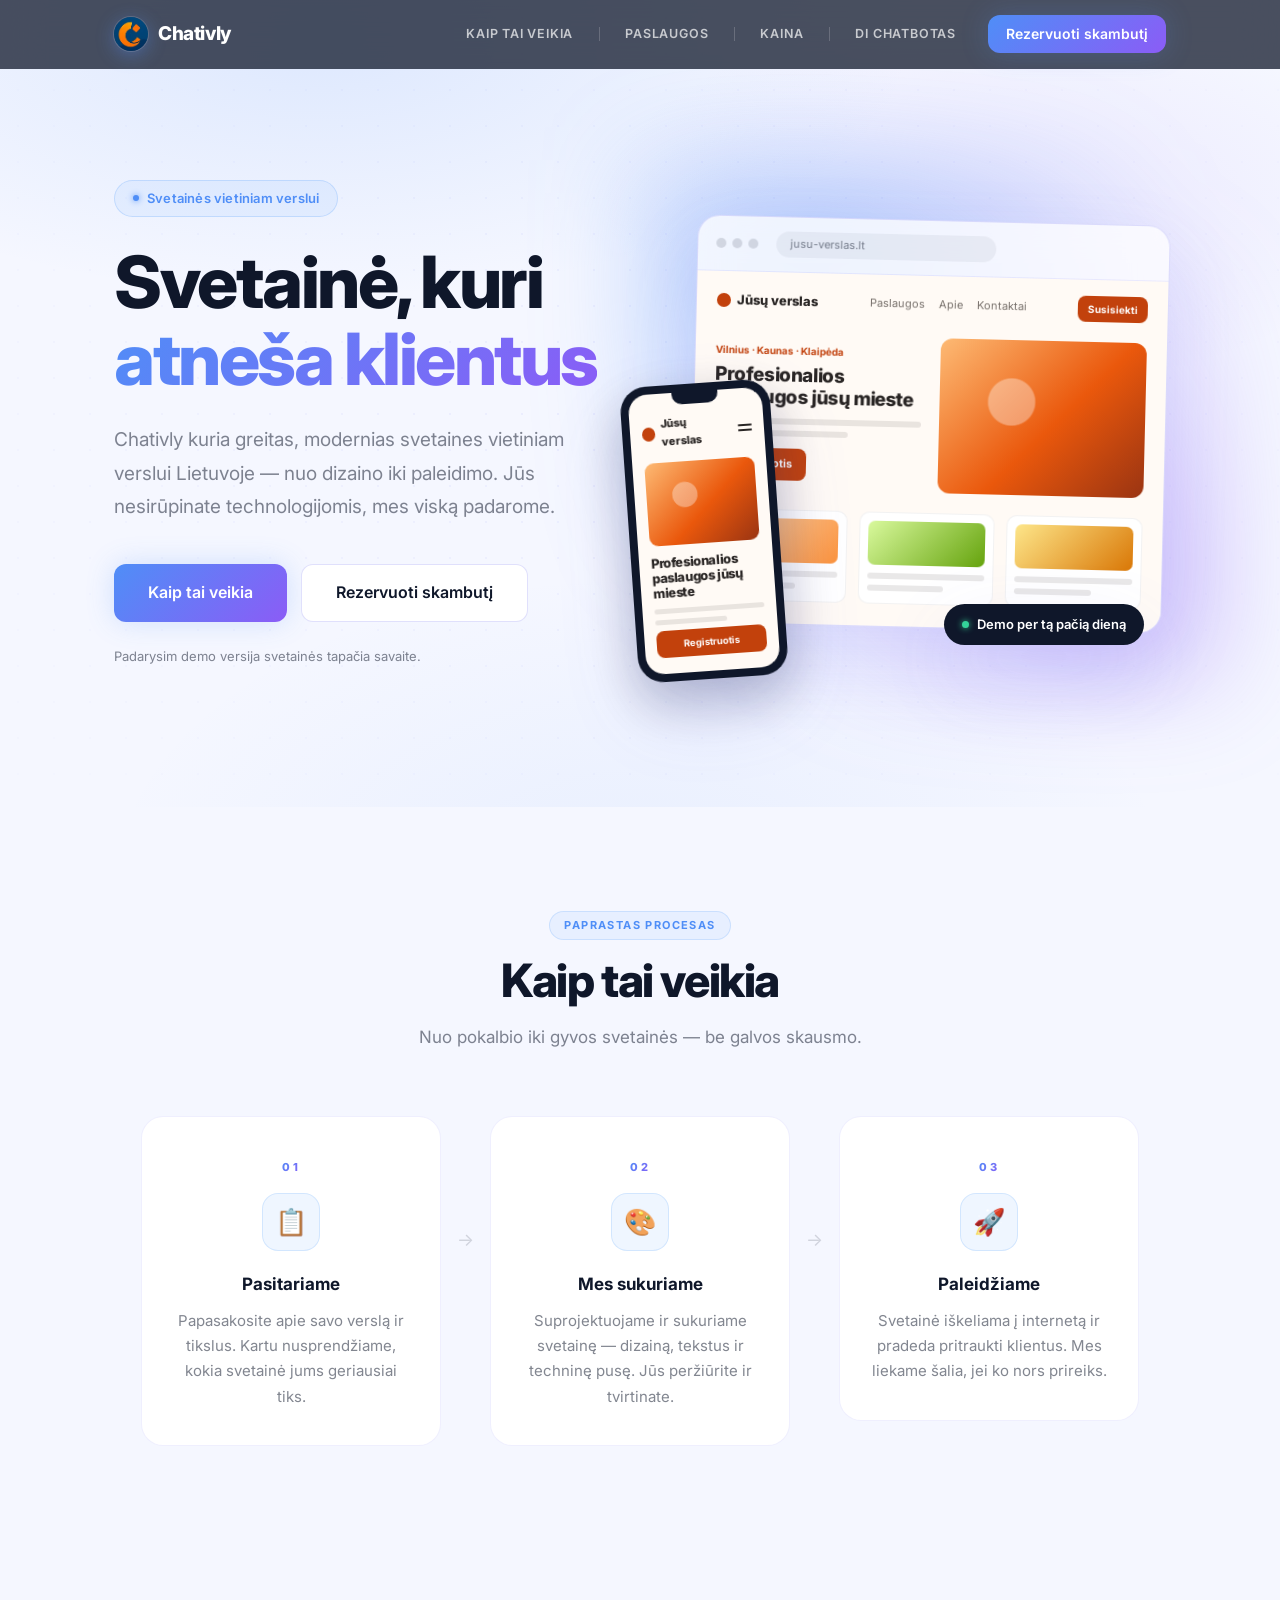
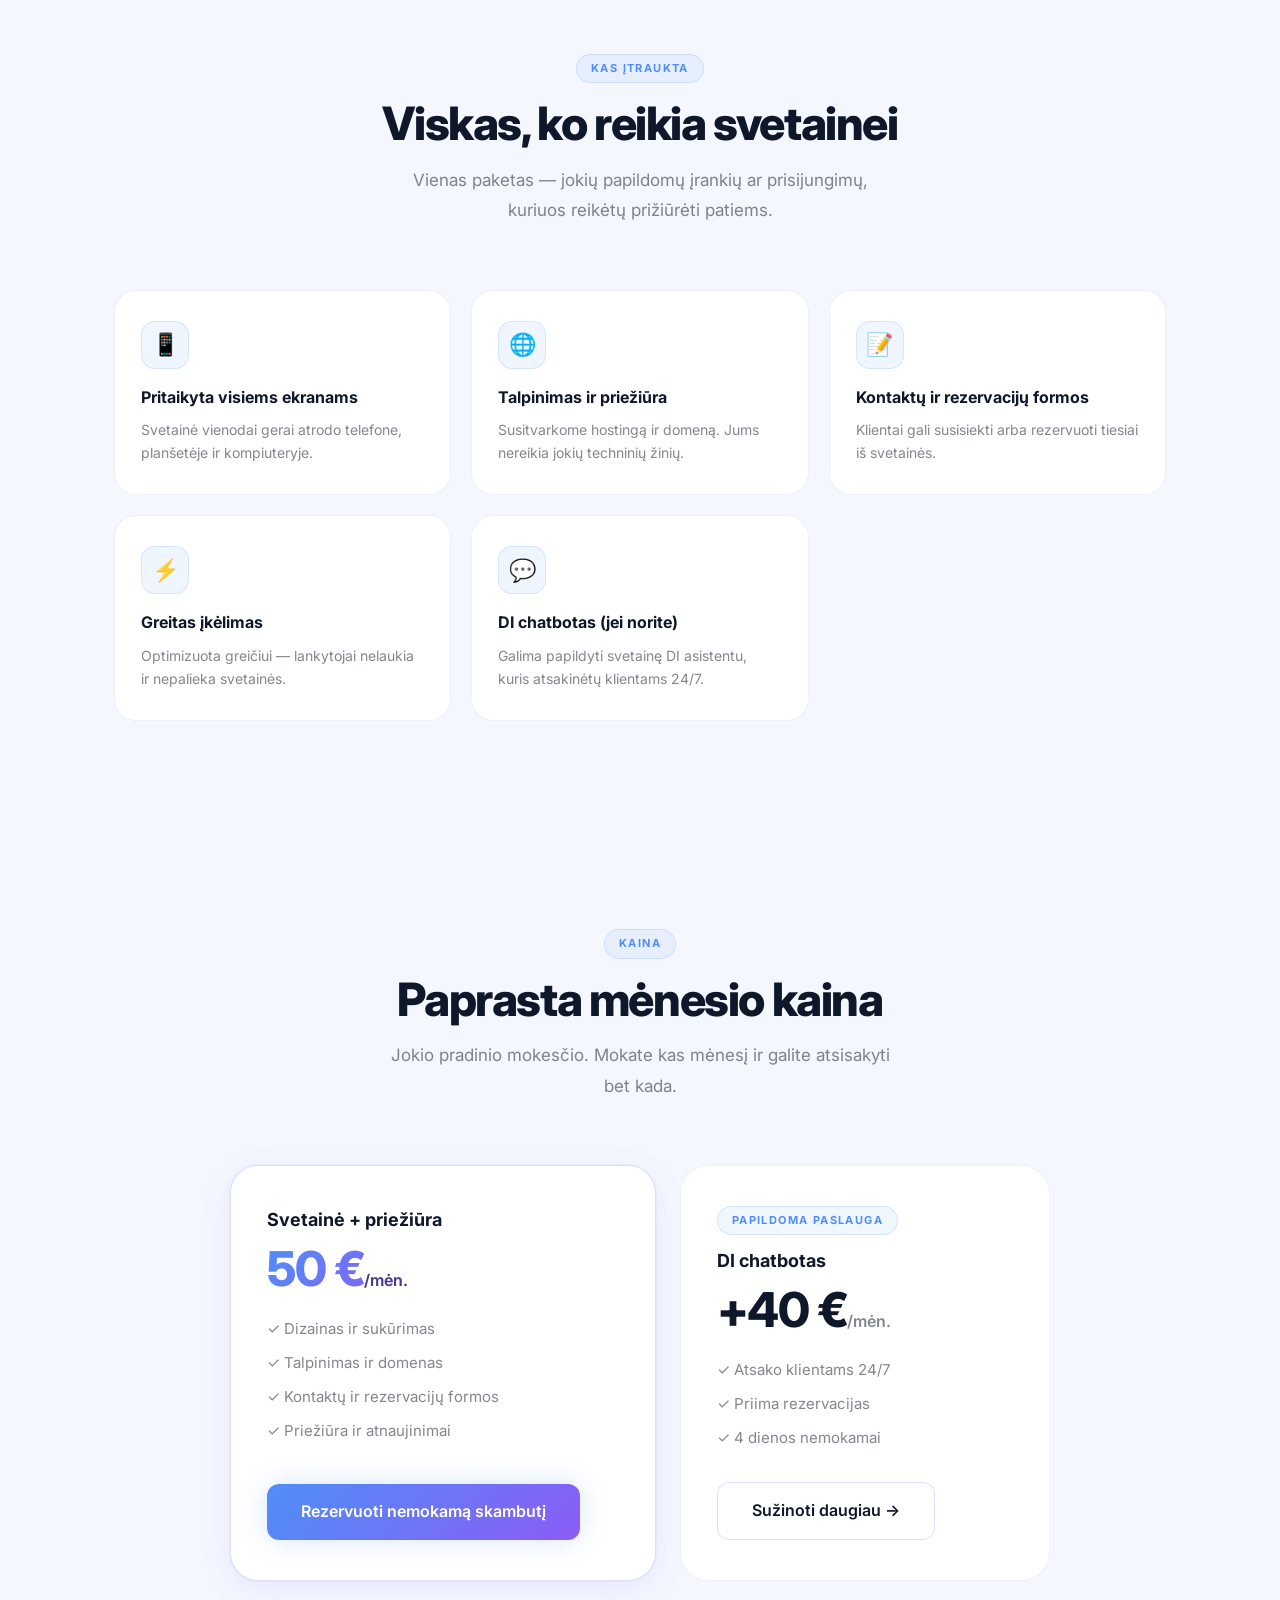
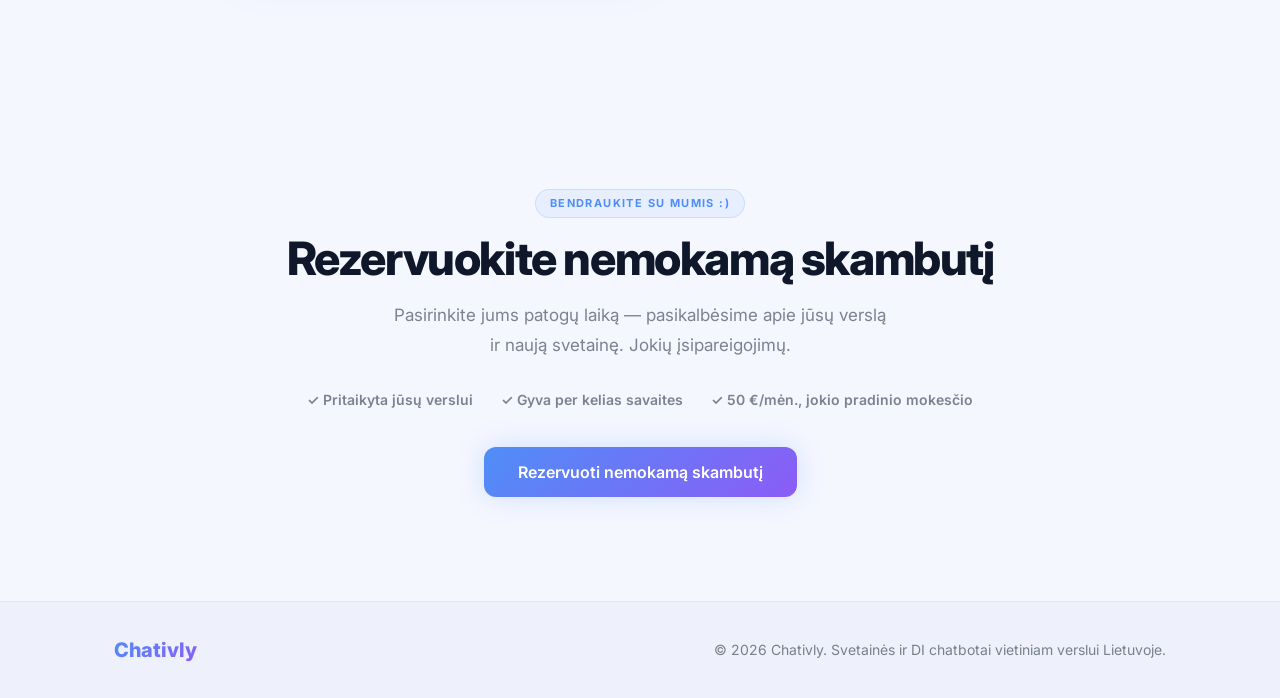
<file: index.html>
<!DOCTYPE html>
<html lang="lt">
<head>
    <meta charset="UTF-8">
    <meta name="viewport" content="width=device-width, initial-scale=1.0">
    <title>Chativly — Svetainės Vietiniam Verslui</title>
    <meta name="description" content="Chativly kuria greitas, modernias svetaines vietiniam verslui Lietuvoje. Norint — prie svetainės galime pridėti ir DI chatbotą, kuris atsako klientams 24/7.">
    <link rel="icon" type="image/png" href="logofavicon.png">
    <link rel="preconnect" href="https://fonts.googleapis.com">
    <link rel="preconnect" href="https://fonts.gstatic.com" crossorigin>
    <link href="https://fonts.googleapis.com/css2?family=Inter:wght@400;500;600;700;800&display=swap" rel="stylesheet">
    <link rel="stylesheet" href="css/style.css?v=17">
    <link href="https://assets.calendly.com/assets/external/widget.css" rel="stylesheet">
    <script src="https://assets.calendly.com/assets/external/widget.js" async></script>
</head>
<body>

    <!-- Navigation -->
    <nav class="nav" id="nav">
        <div class="container nav__inner">
            <a href="index.html" class="nav__logo">
                <img src="logofavicon.png" alt="Chativly" class="nav__logo-badge">
                <span class="nav__logo-text">Chativly</span>
            </a>
            <button class="nav__toggle" id="navToggle" aria-label="Atidaryti meniu">
                <span></span><span></span><span></span>
            </button>
            <ul class="nav__links" id="navLinks">
                <li><a href="#how-it-works">Kaip tai veikia</a></li>
                <li><a href="#services">Paslaugos</a></li>
                <li><a href="#pricing">Kaina</a></li>
                <li><a href="chatbot.html">DI Chatbotas</a></li>
                <li class="nav__cta"><a href="#contact" class="btn btn--primary btn--sm">Rezervuoti skambutį</a></li>
            </ul>
        </div>
    </nav>

    <!-- Hero -->
    <section class="hero hero--split" id="hero">
        <div class="hero__bg"></div>
        <div class="container hero__inner">
            <div class="hero__content">
                <div class="hero__badge">
                    <span class="hero__badge-dot"></span>
                    Svetainės vietiniam verslui
                </div>
                <h1 class="hero__title">Svetainė, kuri<br><span class="gradient-text">atneša klientus</span></h1>
                <p class="hero__subtitle">Chativly kuria greitas, modernias svetaines vietiniam verslui Lietuvoje — nuo dizaino iki paleidimo. Jūs nesirūpinate technologijomis, mes viską padarome.</p>
                <div class="hero__ctas">
                    <a href="#how-it-works" class="btn btn--primary btn--lg">Kaip tai veikia</a>
                    <a href="#contact" class="btn btn--outline btn--lg">Rezervuoti skambutį</a>
                </div>
                <p class="hero__note">Padarysim demo versija svetainės tapačia savaite.</p>
            </div>
            <div class="hero__visual" aria-hidden="true">
                <div class="hero__mock-glow"></div>
                <div class="hero__mock">
                    <div class="hero__mock-bar">
                        <span></span><span></span><span></span>
                        <div class="hero__mock-url">jusu-verslas.lt</div>
                    </div>
                    <div class="site-mock">
                        <div class="site-mock__nav">
                            <div class="site-mock__logo"><i></i>Jūsų verslas</div>
                            <div class="site-mock__links"><span>Paslaugos</span><span>Apie</span><span>Kontaktai</span></div>
                            <div class="site-mock__btn site-mock__btn--sm">Susisiekti</div>
                        </div>
                        <div class="site-mock__hero">
                            <div class="site-mock__hero-text">
                                <div class="site-mock__tag">Vilnius · Kaunas · Klaipėda</div>
                                <div class="site-mock__title">Profesionalios paslaugos jūsų mieste</div>
                                <div class="site-mock__line"></div>
                                <div class="site-mock__line site-mock__line--short"></div>
                                <div class="site-mock__btn">Registruotis</div>
                            </div>
                            <div class="site-mock__img"></div>
                        </div>
                        <div class="site-mock__cards">
                            <div class="site-mock__card"><div class="site-mock__card-img"></div><div class="site-mock__line"></div><div class="site-mock__line site-mock__line--short"></div></div>
                            <div class="site-mock__card"><div class="site-mock__card-img site-mock__card-img--2"></div><div class="site-mock__line"></div><div class="site-mock__line site-mock__line--short"></div></div>
                            <div class="site-mock__card"><div class="site-mock__card-img site-mock__card-img--3"></div><div class="site-mock__line"></div><div class="site-mock__line site-mock__line--short"></div></div>
                        </div>
                    </div>
                </div>
                <div class="hero__phone">
                    <div class="hero__phone-notch"></div>
                    <div class="site-mock site-mock--phone">
                        <div class="site-mock__nav">
                            <div class="site-mock__logo"><i></i>Jūsų verslas</div>
                            <div class="site-mock__burger"><span></span><span></span></div>
                        </div>
                        <div class="site-mock__img"></div>
                        <div class="site-mock__title">Profesionalios paslaugos jūsų mieste</div>
                        <div class="site-mock__line"></div>
                        <div class="site-mock__line site-mock__line--short"></div>
                        <div class="site-mock__btn">Registruotis</div>
                    </div>
                </div>
                <div class="hero__floating-chip"><span class="hero__floating-dot"></span>Demo per tą pačią dieną</div>
            </div>
        </div>
    </section>

    <!-- How It Works -->
    <section class="section" id="how-it-works">
        <div class="container">
            <div class="section__header">
                <span class="section__tag">Paprastas procesas</span>
                <h2 class="section__title">Kaip tai veikia</h2>
                <p class="section__subtitle">Nuo pokalbio iki gyvos svetainės — be galvos skausmo.</p>
            </div>
            <div class="steps">
                <div class="step">
                    <div class="step__number">01</div>
                    <div class="step__icon">📋</div>
                    <h3 class="step__title">Pasitariame</h3>
                    <p class="step__desc">Papasakosite apie savo verslą ir tikslus. Kartu nusprendžiame, kokia svetainė jums geriausiai tiks.</p>
                </div>
                <div class="step__arrow">→</div>
                <div class="step">
                    <div class="step__number">02</div>
                    <div class="step__icon">🎨</div>
                    <h3 class="step__title">Mes sukuriame</h3>
                    <p class="step__desc">Suprojektuojame ir sukuriame svetainę — dizainą, tekstus ir techninę pusę. Jūs peržiūrite ir tvirtinate.</p>
                </div>
                <div class="step__arrow">→</div>
                <div class="step">
                    <div class="step__number">03</div>
                    <div class="step__icon">🚀</div>
                    <h3 class="step__title">Paleidžiame</h3>
                    <p class="step__desc">Svetainė iškeliama į internetą ir pradeda pritraukti klientus. Mes liekame šalia, jei ko nors prireiks.</p>
                </div>
            </div>
        </div>
    </section>

    <!-- Services -->
    <section class="section" id="services">
        <div class="container">
            <div class="section__header">
                <span class="section__tag">Kas įtraukta</span>
                <h2 class="section__title">Viskas, ko reikia svetainei</h2>
                <p class="section__subtitle">Vienas paketas — jokių papildomų įrankių ar prisijungimų, kuriuos reikėtų prižiūrėti patiems.</p>
            </div>
            <div class="features">
                <div class="feature">
                    <div class="feature__icon">📱</div>
                    <h3 class="feature__title">Pritaikyta visiems ekranams</h3>
                    <p class="feature__desc">Svetainė vienodai gerai atrodo telefone, planšetėje ir kompiuteryje.</p>
                </div>
                <div class="feature">
                    <div class="feature__icon">🌐</div>
                    <h3 class="feature__title">Talpinimas ir priežiūra</h3>
                    <p class="feature__desc">Susitvarkome hostingą ir domeną. Jums nereikia jokių techninių žinių.</p>
                </div>
                <div class="feature">
                    <div class="feature__icon">📝</div>
                    <h3 class="feature__title">Kontaktų ir rezervacijų formos</h3>
                    <p class="feature__desc">Klientai gali susisiekti arba rezervuoti tiesiai iš svetainės.</p>
                </div>
                <div class="feature">
                    <div class="feature__icon">⚡</div>
                    <h3 class="feature__title">Greitas įkėlimas</h3>
                    <p class="feature__desc">Optimizuota greičiui — lankytojai nelaukia ir nepalieka svetainės.</p>
                </div>
                <div class="feature">
                    <div class="feature__icon">💬</div>
                    <h3 class="feature__title">DI chatbotas (jei norite)</h3>
                    <p class="feature__desc">Galima papildyti svetainę DI asistentu, kuris atsakinėtų klientams 24/7.</p>
                </div>
            </div>
        </div>
    </section>

    <!-- Pricing -->
    <section class="section" id="pricing">
        <div class="container">
            <div class="section__header">
                <span class="section__tag">Kaina</span>
                <h2 class="section__title">Paprasta mėnesio kaina</h2>
                <p class="section__subtitle">Jokio pradinio mokesčio. Mokate kas mėnesį ir galite atsisakyti bet kada.</p>
            </div>
            <div class="pricing">
                <div class="price-card price-card--main">
                    <h3 class="price-card__name">Svetainė + priežiūra</h3>
                    <div class="price-card__price">50 €<span>/mėn.</span></div>
                    <ul class="price-card__list">
                        <li>✓ Dizainas ir sukūrimas</li>
                        <li>✓ Talpinimas ir domenas</li>
                        <li>✓ Kontaktų ir rezervacijų formos</li>
                        <li>✓ Priežiūra ir atnaujinimai</li>
                    </ul>
                    <a href="#contact" class="btn btn--primary btn--lg">Rezervuoti nemokamą skambutį</a>
                </div>
                <div class="price-card">
                    <span class="section__tag">Papildoma paslauga</span>
                    <h3 class="price-card__name">DI chatbotas</h3>
                    <div class="price-card__price">+40 €<span>/mėn.</span></div>
                    <ul class="price-card__list">
                        <li>✓ Atsako klientams 24/7</li>
                        <li>✓ Priima rezervacijas</li>
                        <li>✓ 4 dienos nemokamai</li>
                    </ul>
                    <a href="chatbot.html" class="btn btn--outline btn--lg">Sužinoti daugiau →</a>
                </div>
            </div>
        </div>
    </section>

    <!-- Contact -->
    <section class="section" id="contact">
        <div class="container">
            <div class="section__header">
                <span class="section__tag">Bendraukite su mumis :)</span>
                <h2 class="section__title">Rezervuokite nemokamą skambutį</h2>
                <p class="section__subtitle">Pasirinkite jums patogų laiką — pasikalbėsime apie jūsų verslą ir naują svetainę. Jokių įsipareigojimų.</p>
            </div>
            <div class="contact__features">
                <span>✓ Pritaikyta jūsų verslui</span>
                <span>✓ Gyva per kelias savaites</span>
                <span>✓ 50 €/mėn., jokio pradinio mokesčio</span>
            </div>
            <div class="calendly-cta" style="display:flex;justify-content:center;">
                <button class="btn btn--primary btn--lg" onclick="if(typeof Calendly!=='undefined'){Calendly.initPopupWidget({url:'https://calendly.com/zygimantaspode'});}else{window.open('https://calendly.com/zygimantaspode','_blank');}return false;">
                    Rezervuoti nemokamą skambutį
                </button>
            </div>
        </div>
    </section>

    <!-- Footer -->
    <footer class="footer">
        <div class="container footer__inner">
            <a href="index.html" class="footer__logo">Chativly</a>
            <p class="footer__copy">© 2026 Chativly. Svetainės ir DI chatbotai vietiniam verslui Lietuvoje.</p>
        </div>
    </footer>

    <script src="js/main.js?v=9"></script>
</body>
</html>
</file>
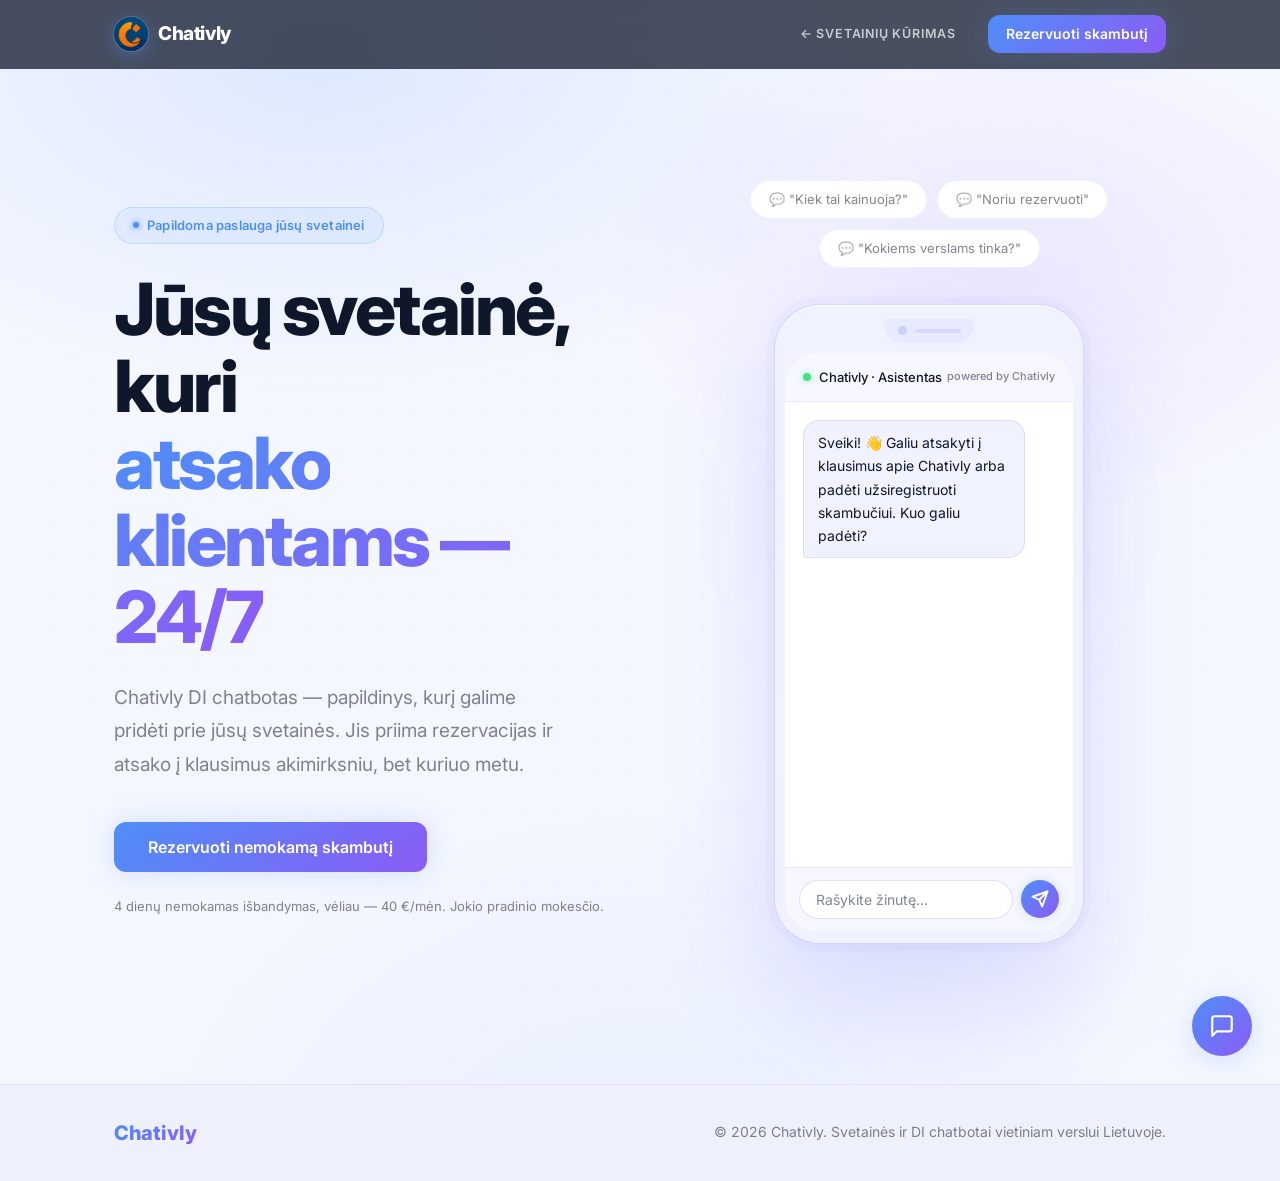
<file: chatbot.html>
<!DOCTYPE html>
<html lang="lt">
<head>
    <meta charset="UTF-8">
    <meta name="viewport" content="width=device-width, initial-scale=1.0">
    <title>Chativly DI Chatbotas — Papildinys Jūsų Svetainei</title>
    <meta name="description" content="Pridėkite prie savo svetainės Chativly DI chatbotą, kuris priima rezervacijas ir atsako į klientų klausimus visą parą. Pradėkite nemokamą 4 dienų bandomąją versiją.">
    <link rel="icon" type="image/png" href="logofavicon.png">
    <link rel="preconnect" href="https://fonts.googleapis.com">
    <link rel="preconnect" href="https://fonts.gstatic.com" crossorigin>
    <link href="https://fonts.googleapis.com/css2?family=Inter:wght@400;500;600;700;800&display=swap" rel="stylesheet">
    <link rel="stylesheet" href="css/style.css?v=17">
    <link href="https://assets.calendly.com/assets/external/widget.css" rel="stylesheet">
    <script src="https://assets.calendly.com/assets/external/widget.js" async></script>
</head>
<body>

    <!-- Navigation -->
    <nav class="nav" id="nav">
        <div class="container nav__inner">
            <a href="index.html" class="nav__logo">
                <img src="logofavicon.png" alt="Chativly" class="nav__logo-badge">
                <span class="nav__logo-text">Chativly</span>
            </a>
            <button class="nav__toggle" id="navToggle" aria-label="Atidaryti meniu">
                <span></span><span></span><span></span>
            </button>
            <ul class="nav__links" id="navLinks">
                <li><a href="index.html">← Svetainių kūrimas</a></li>
                <li class="nav__cta"><a href="#" class="btn btn--primary btn--sm" onclick="if(typeof Calendly!=='undefined'){Calendly.initPopupWidget({url:'https://calendly.com/zygimantaspode'});}else{window.open('https://calendly.com/zygimantaspode','_blank');}return false;">Rezervuoti skambutį</a></li>
            </ul>
        </div>
    </nav>

    <!-- Hero / Ad -->
    <section class="hero hero--split" id="hero" style="position:relative;">
        <div class="hero__bg"></div>
        <div class="container hero__inner">
            <div class="hero__content">
                <div class="hero__badge">
                    <span class="hero__badge-dot"></span>
                    Papildoma paslauga jūsų svetainei
                </div>
                <h1 class="hero__title">Jūsų svetainė, kuri<br><span class="gradient-text">atsako klientams — 24/7</span></h1>
                <p class="hero__subtitle">Chativly DI chatbotas — papildinys, kurį galime pridėti prie jūsų svetainės. Jis priima rezervacijas ir atsako į klausimus akimirksniu, bet kuriuo metu.</p>
                <div class="hero__ctas">
                    <button class="btn btn--primary btn--lg" onclick="if(typeof Calendly!=='undefined'){Calendly.initPopupWidget({url:'https://calendly.com/zygimantaspode'});}else{window.open('https://calendly.com/zygimantaspode','_blank');}return false;">Rezervuoti nemokamą skambutį</button>
                </div>
                <p class="hero__note">4 dienų nemokamas išbandymas, vėliau — 40 €/mėn. Jokio pradinio mokesčio.</p>
            </div>
            <div class="hero__visual">
                <ul class="demo-hints" id="faqHints">
                    <li>💬 "Kiek tai kainuoja?"</li>
                    <li>💬 "Noriu rezervuoti"</li>
                    <li>💬 "Kokiems verslams tinka?"</li>
                </ul>
                <div class="phone-mockup">
                    <div class="phone-frame">
                        <div class="phone-frame__notch"></div>
                        <div class="phone-frame__screen">
                            <div class="chatbox">
                                <div class="chatbox__header">
                                    <div class="chatbox__status">
                                        <span class="chatbox__dot"></span>
                                        <span>Chativly · Asistentas</span>
                                    </div>
                                    <span class="chatbox__powered">powered by Chativly</span>
                                </div>
                                <div class="chatbox__messages" id="chatMessagesFaq">
                                    <div class="message message--bot">
                                        <div class="message__bubble">Sveiki! 👋 Galiu atsakyti į klausimus apie Chativly arba padėti užsiregistruoti skambučiui. Kuo galiu padėti?</div>
                                    </div>
                                </div>
                                <div class="chatbox__input">
                                    <input type="text" id="chatInputFaq" placeholder="Rašykite žinutę..." autocomplete="off" />
                                    <button id="chatSendFaq" class="chat-send-btn" aria-label="Siųsti">
                                        <svg width="18" height="18" viewBox="0 0 24 24" fill="none" stroke="currentColor" stroke-width="2.5" stroke-linecap="round" stroke-linejoin="round"><line x1="22" y1="2" x2="11" y2="13"></line><polygon points="22 2 15 22 11 13 2 9 22 2"></polygon></svg>
                                    </button>
                                </div>
                            </div>
                        </div>
                    </div>
                </div>
            </div>
        </div>

        <!-- Chat Bubble Preview -->
        <div class="bubble-widget" id="bubbleWidget">
            <div class="bubble-popup" id="bubblePopup">
                <div class="chatbox__header">
                    <div class="chatbox__status">
                        <span class="chatbox__dot"></span>
                        <span>Chativly Asistentas · Aktyvus</span>
                    </div>
                    <button class="bubble-close" id="bubbleClose" aria-label="Uždaryti">✕</button>
                </div>
                <div class="chatbox__messages" id="chatMessagesBubble">
                    <div class="message message--bot">
                        <div class="message__bubble">Sveiki! 👋 Kuo galiu padėti?</div>
                    </div>
                </div>
                <div class="chatbox__input">
                    <input type="text" id="chatInputBubble" placeholder="Rašykite žinutę..." autocomplete="off" />
                    <button id="chatSendBubble" class="chat-send-btn" aria-label="Siųsti">
                        <svg width="18" height="18" viewBox="0 0 24 24" fill="none" stroke="currentColor" stroke-width="2.5" stroke-linecap="round" stroke-linejoin="round"><line x1="22" y1="2" x2="11" y2="13"></line><polygon points="22 2 15 22 11 13 2 9 22 2"></polygon></svg>
                    </button>
                </div>
            </div>
            <button class="bubble-btn" id="bubbleBtn" aria-label="Atidaryti chatą">
                <svg class="bubble-icon bubble-icon--chat" width="26" height="26" viewBox="0 0 24 24" fill="none" stroke="currentColor" stroke-width="2" stroke-linecap="round" stroke-linejoin="round"><path d="M21 15a2 2 0 0 1-2 2H7l-4 4V5a2 2 0 0 1 2-2h14a2 2 0 0 1 2 2z"></path></svg>
                <svg class="bubble-icon bubble-icon--close" width="22" height="22" viewBox="0 0 24 24" fill="none" stroke="currentColor" stroke-width="2.5" stroke-linecap="round" stroke-linejoin="round"><line x1="18" y1="6" x2="6" y2="18"></line><line x1="6" y1="6" x2="18" y2="18"></line></svg>
            </button>
        </div>
    </section>

    <!-- Footer -->
    <footer class="footer">
        <div class="container footer__inner">
            <a href="index.html" class="footer__logo">Chativly</a>
            <p class="footer__copy">© 2026 Chativly. Svetainės ir DI chatbotai vietiniam verslui Lietuvoje.</p>
        </div>
    </footer>

    <script src="js/main.js?v=9"></script>
    <script src="js/chatbot.js?v=8"></script>
</body>
</html>
</file>
<file: css/style.css>
/* ===== Variables ===== */
:root {
  --bg: #f5f7ff;
  --bg-2: #eef1fb;
  --bg-surface: rgba(255,255,255,0.75);
  --border: rgba(99,102,241,0.1);
  --border-bright: rgba(99,102,241,0.2);
  --primary: #4f8ef7;
  --primary-dark: #3b82f6;
  --primary-glow: rgba(79,142,247,0.22);
  --accent: #8b5cf6;
  --gradient: linear-gradient(135deg, #4f8ef7 0%, #8b5cf6 100%);
  --text: #0f172a;
  --text-muted: rgba(15,23,42,0.52);
  --white: #ffffff;
  --shadow: 0 8px 32px rgba(99,102,241,0.1);
  --shadow-lg: 0 32px 80px rgba(99,102,241,0.14);
  --radius: 14px;
  --radius-lg: 22px;
  --font: 'Inter', sans-serif;
  --ease: all 0.22s ease;
}

/* ===== Reset ===== */
*, *::before, *::after { box-sizing: border-box; margin: 0; padding: 0; }
html { scroll-behavior: smooth; }
body {
  font-family: var(--font);
  color: var(--text);
  line-height: 1.6;
  background: var(--bg);
  -webkit-font-smoothing: antialiased;
}
a { text-decoration: none; }
ul { list-style: none; }
input, select, button { font-family: var(--font); }

/* ===== Container ===== */
.container {
  max-width: 1100px;
  margin: 0 auto;
  padding: 0 24px;
}

/* ===== Gradient Text ===== */
.gradient-text {
  background: var(--gradient);
  -webkit-background-clip: text;
  -webkit-text-fill-color: transparent;
  background-clip: text;
}

/* ===== Buttons ===== */
.btn {
  display: inline-flex;
  align-items: center;
  justify-content: center;
  gap: 8px;
  border: none;
  border-radius: 12px;
  font-weight: 600;
  cursor: pointer;
  transition: var(--ease);
  white-space: nowrap;
}
.btn--primary {
  background: var(--gradient);
  color: var(--white);
  box-shadow: 0 0 28px var(--primary-glow);
}
.btn--primary:hover {
  filter: brightness(1.12);
  transform: translateY(-2px);
  box-shadow: 0 0 40px rgba(96,165,250,0.42);
}
.btn--outline {
  background: #ffffff;
  color: var(--text);
  border: 1px solid var(--border-bright);
}
.btn--outline:hover {
  background: #f0f2ff;
  border-color: rgba(79,142,247,0.35);
  transform: translateY(-2px);
}
.btn--white {
  background: var(--white);
  color: #1e1b4b;
  font-weight: 700;
}
.btn--white:hover {
  background: #ede9fe;
  transform: translateY(-2px);
  box-shadow: 0 8px 28px rgba(0,0,0,0.28);
}
.btn--sm { padding: 8px 18px; font-size: 14px; }
.btn--lg { padding: 15px 34px; font-size: 16px; }
.btn--full { width: 100%; }

/* ===== Nav ===== */
.nav {
  position: fixed;
  top: 0; left: 0; right: 0;
  z-index: 100;
  padding: 15px 0;
  background: rgba(15,23,42,0.75);
  backdrop-filter: blur(20px);
  -webkit-backdrop-filter: blur(20px);
  border-bottom: 1px solid transparent;
  transition: var(--ease), transform 0.3s ease;
}
.nav--hidden {
  transform: translateY(-100%);
}
.nav.scrolled {
  background: rgba(15,23,42,0.95);
  border-bottom-color: rgba(255,255,255,0.08);
  padding: 10px 0;
  box-shadow: 0 4px 24px rgba(0,0,0,0.25);
}
.nav__inner {
  display: flex;
  align-items: center;
  justify-content: space-between;
  gap: 32px;
}
.nav__logo {
  display: flex;
  align-items: center;
  gap: 10px;
}
.nav__logo-badge {
  width: 34px;
  height: 34px;
  flex-shrink: 0;
  border-radius: 50%;
  background: var(--gradient);
  display: flex;
  align-items: center;
  justify-content: center;
  color: var(--white);
  font-size: 15px;
  font-weight: 800;
  box-shadow: 0 0 0 1px rgba(255,255,255,0.14), 0 4px 18px rgba(79,142,247,0.4);
  transition: var(--ease);
  object-fit: cover;
}
.nav__logo:hover .nav__logo-badge {
  transform: scale(1.08) rotate(-8deg);
  box-shadow: 0 0 0 1px rgba(255,255,255,0.22), 0 4px 24px rgba(139,92,246,0.55);
}
.nav__logo-text {
  font-size: 19px;
  font-weight: 800;
  color: var(--white);
  letter-spacing: -0.4px;
}
.nav__links {
  display: flex;
  align-items: center;
  gap: 26px;
}
.nav__links li {
  display: flex;
  align-items: center;
}
.nav__links li:not(:first-child):not(.nav__cta) {
  position: relative;
  padding-left: 26px;
}
.nav__links li:not(:first-child):not(.nav__cta)::before {
  content: '';
  position: absolute;
  left: 0;
  top: 50%;
  transform: translateY(-50%);
  width: 1px;
  height: 14px;
  background: rgba(255,255,255,0.18);
}
.nav__cta { margin-left: 6px; }
.nav__links a:not(.btn) {
  color: rgba(255,255,255,0.7);
  font-size: 12.5px;
  font-weight: 600;
  text-transform: uppercase;
  letter-spacing: 0.8px;
  transition: var(--ease);
}
.nav__links a:not(.btn):hover { color: var(--white); }
.nav__toggle {
  display: none;
  flex-direction: column;
  gap: 5px;
  background: none;
  border: none;
  cursor: pointer;
  padding: 4px;
  z-index: 101;
}
.nav__toggle span {
  display: block;
  width: 24px;
  height: 2px;
  background: var(--white);
  border-radius: 2px;
  transition: var(--ease);
}

/* ===== Hero ===== */
.hero {
  position: relative;
  background: var(--bg);
  color: var(--text);
  padding: 180px 0 140px;
  overflow: hidden;
  text-align: center;
}
.hero__bg {
  position: absolute;
  inset: 0;
  background:
    radial-gradient(ellipse 80% 55% at 25% 5%, rgba(79,142,247,0.14) 0%, transparent 58%),
    radial-gradient(ellipse 60% 45% at 78% 25%, rgba(139,92,246,0.1) 0%, transparent 52%),
    radial-gradient(ellipse 70% 65% at 50% 110%, rgba(79,142,247,0.08) 0%, transparent 60%);
  pointer-events: none;
}
.hero::after {
  content: '';
  position: absolute;
  inset: 0;
  background-image: radial-gradient(rgba(99,102,241,0.07) 1px, transparent 1px);
  background-size: 36px 36px;
  mask-image: radial-gradient(ellipse 80% 80% at center, black 0%, transparent 100%);
  -webkit-mask-image: radial-gradient(ellipse 80% 80% at center, black 0%, transparent 100%);
  pointer-events: none;
}
.hero__inner { position: relative; z-index: 1; }
.hero__badge {
  display: inline-flex;
  align-items: center;
  gap: 8px;
  background: rgba(96,165,250,0.09);
  border: 1px solid rgba(96,165,250,0.26);
  color: var(--primary);
  padding: 7px 18px;
  border-radius: 100px;
  font-size: 13px;
  font-weight: 600;
  margin-bottom: 32px;
  letter-spacing: 0.2px;
}
.hero__badge-dot {
  width: 6px;
  height: 6px;
  background: var(--primary);
  border-radius: 50%;
  flex-shrink: 0;
  animation: blink 2s infinite;
  box-shadow: 0 0 6px var(--primary);
}
.hero__title {
  font-size: clamp(40px, 6.5vw, 72px);
  font-weight: 800;
  line-height: 1.07;
  letter-spacing: -2.5px;
  margin-bottom: 26px;
  color: var(--text);
}
.hero__subtitle {
  font-size: clamp(16px, 2vw, 19px);
  color: var(--text-muted);
  max-width: 500px;
  margin: 0 auto 44px;
  line-height: 1.78;
}
.hero__ctas {
  display: flex;
  gap: 14px;
  justify-content: center;
  flex-wrap: wrap;
  margin-bottom: 24px;
}
.hero__note {
  font-size: 13px;
  color: var(--text-muted);
}

/* ===== Hero split (index hero) ===== */
.hero--split .hero__inner {
  display: grid;
  grid-template-columns: 1.05fr 0.95fr;
  align-items: center;
  gap: 56px;
  text-align: left;
}
.hero--split .hero__badge { margin-bottom: 26px; }
.hero--split .hero__subtitle { margin: 0 0 40px; max-width: 460px; }
.hero--split .hero__ctas { justify-content: flex-start; }
.hero--split .hero__note { text-align: left; }

.hero__visual { position: relative; }
.hero__mock-glow {
  position: absolute;
  inset: -60px;
  z-index: -1;
  background:
    radial-gradient(circle at 28% 20%, rgba(79,142,247,0.4), transparent 60%),
    radial-gradient(circle at 82% 78%, rgba(139,92,246,0.35), transparent 55%);
  filter: blur(50px);
}
.hero__mock {
  background: var(--bg-surface);
  border: 1px solid var(--border-bright);
  border-radius: var(--radius-lg);
  box-shadow: var(--shadow-lg);
  backdrop-filter: blur(20px);
  -webkit-backdrop-filter: blur(20px);
  overflow: hidden;
  transform: rotate(1.4deg);
  transition: transform 0.4s ease;
}
.hero__visual:hover .hero__mock { transform: rotate(0deg) translateY(-4px); }
.hero__mock-bar {
  display: flex;
  gap: 6px;
  padding: 14px 18px;
  border-bottom: 1px solid var(--border);
}
.hero__mock-bar span {
  width: 10px;
  height: 10px;
  border-radius: 50%;
  background: rgba(15,23,42,0.14);
}
.hero__mock-bar { align-items: center; }
.hero__mock-url {
  flex: 1;
  margin-left: 12px;
  max-width: 220px;
  background: rgba(15,23,42,0.05);
  border-radius: 100px;
  padding: 4px 14px;
  font-size: 11px;
  color: var(--text-muted);
}

/* Sample client site inside the hero mockups */
.site-mock {
  --site-accent: #c2410c;
  background: #fffaf5;
  padding: 16px 20px 22px;
  color: #292524;
  text-align: left;
}
.site-mock__nav {
  display: flex;
  align-items: center;
  justify-content: space-between;
  gap: 12px;
  margin-bottom: 20px;
}
.site-mock__logo {
  display: flex;
  align-items: center;
  gap: 6px;
  font-size: 13px;
  font-weight: 800;
}
.site-mock__logo i {
  width: 14px;
  height: 14px;
  border-radius: 50%;
  background: var(--site-accent);
}
.site-mock__links { display: flex; gap: 14px; font-size: 11px; color: #78716c; }
.site-mock__btn {
  display: inline-block;
  background: var(--site-accent);
  color: #ffffff;
  font-size: 11px;
  font-weight: 700;
  padding: 7px 14px;
  border-radius: 8px;
  margin-top: 6px;
}
.site-mock__btn--sm { margin-top: 0; padding: 5px 10px; font-size: 10px; }
.site-mock__hero {
  display: grid;
  grid-template-columns: 1fr 1fr;
  gap: 18px;
  align-items: center;
  margin-bottom: 20px;
}
.site-mock__tag { font-size: 10px; font-weight: 700; color: var(--site-accent); margin-bottom: 6px; }
.site-mock__title {
  font-size: 19px;
  font-weight: 800;
  line-height: 1.15;
  letter-spacing: -0.4px;
  margin-bottom: 10px;
}
.site-mock__line {
  height: 6px;
  border-radius: 4px;
  background: rgba(41,37,36,0.1);
  margin-bottom: 6px;
}
.site-mock__line--short { width: 65%; }
.site-mock__img {
  aspect-ratio: 4 / 3;
  border-radius: 12px;
  background:
    radial-gradient(circle at 35% 40%, rgba(255,255,255,0.35) 0 14%, transparent 15%),
    linear-gradient(135deg, #fdba74 0%, #ea580c 55%, #9a3412 100%);
}
.site-mock__cards { display: grid; grid-template-columns: repeat(3, 1fr); gap: 12px; }
.site-mock__card {
  background: #ffffff;
  border: 1px solid rgba(41,37,36,0.06);
  border-radius: 10px;
  padding: 8px 8px 6px;
}
.site-mock__card-img {
  height: 44px;
  border-radius: 7px;
  margin-bottom: 8px;
  background: linear-gradient(135deg, #fed7aa, #fb923c);
}
.site-mock__card-img--2 { background: linear-gradient(135deg, #d9f99d, #65a30d); }
.site-mock__card-img--3 { background: linear-gradient(135deg, #fde68a, #d97706); }

/* Phone version of the sample site */
.hero__phone {
  position: absolute;
  left: -64px;
  bottom: -52px;
  width: 150px;
  background: #0f172a;
  border-radius: 26px;
  padding: 8px;
  box-shadow: var(--shadow-lg), 0 20px 50px rgba(15,23,42,0.25);
  transform: rotate(-4deg);
  transition: transform 0.4s ease;
}
.hero__visual:hover .hero__phone { transform: rotate(0deg) translateY(-6px); }
.hero__phone-notch {
  position: absolute;
  top: 8px;
  left: 50%;
  transform: translateX(-50%);
  width: 46px;
  height: 12px;
  background: #0f172a;
  border-radius: 0 0 10px 10px;
  z-index: 1;
}
.site-mock--phone { border-radius: 19px; padding: 22px 12px 16px; }
.site-mock--phone .site-mock__nav { margin-bottom: 12px; }
.site-mock--phone .site-mock__logo { font-size: 11px; }
.site-mock--phone .site-mock__img { margin-bottom: 10px; border-radius: 9px; }
.site-mock--phone .site-mock__title { font-size: 13px; margin-bottom: 8px; }
.site-mock--phone .site-mock__line { height: 5px; }
.site-mock--phone .site-mock__btn { display: block; text-align: center; font-size: 9.5px; padding: 6px 8px; }
.site-mock__burger { display: flex; flex-direction: column; gap: 3px; }
.site-mock__burger span { width: 14px; height: 2px; border-radius: 2px; background: #292524; }
.hero__floating-chip {
  position: absolute;
  bottom: -18px;
  right: 22px;
  display: inline-flex;
  align-items: center;
  gap: 8px;
  background: var(--text);
  color: var(--white);
  padding: 10px 18px;
  border-radius: 100px;
  font-size: 13px;
  font-weight: 600;
  box-shadow: var(--shadow-lg);
}
.hero__floating-dot {
  width: 7px;
  height: 7px;
  border-radius: 50%;
  background: #34d399;
  box-shadow: 0 0 6px #34d399;
  animation: blink 2s infinite;
}

/* ===== Sections ===== */
.section { padding: 104px 0; }
.section__header {
  text-align: center;
  margin-bottom: 64px;
}
.section__tag {
  display: inline-block;
  background: rgba(96,165,250,0.09);
  border: 1px solid rgba(96,165,250,0.22);
  color: var(--primary);
  font-size: 11px;
  font-weight: 700;
  text-transform: uppercase;
  letter-spacing: 1.4px;
  padding: 5px 14px;
  border-radius: 100px;
  margin-bottom: 16px;
}
.section__title {
  font-size: clamp(28px, 4vw, 46px);
  font-weight: 800;
  letter-spacing: -1.4px;
  color: var(--text);
  margin-bottom: 16px;
  line-height: 1.08;
}
.section__subtitle {
  font-size: 17px;
  color: var(--text-muted);
  max-width: 500px;
  margin: 0 auto;
  line-height: 1.78;
}

/* ===== Steps ===== */
.steps {
  display: flex;
  align-items: flex-start;
  gap: 16px;
  justify-content: center;
}
.step {
  flex: 1;
  max-width: 300px;
  background: #ffffff;
  border: 1px solid var(--border);
  border-radius: var(--radius-lg);
  padding: 36px 28px;
  text-align: center;
  backdrop-filter: blur(12px);
  -webkit-backdrop-filter: blur(12px);
  transition: border-color 0.25s ease, transform 0.25s ease, box-shadow 0.25s ease;
  position: relative;
  overflow: hidden;
}
.step::after {
  content: '';
  position: absolute;
  inset: 0;
  background: linear-gradient(135deg, rgba(79,142,247,0.04) 0%, rgba(139,92,246,0.04) 100%);
  opacity: 0;
  transition: opacity 0.3s ease;
  pointer-events: none;
}
.step:hover {
  border-color: var(--border-bright);
  transform: translateY(-7px);
  box-shadow: 0 24px 56px rgba(99,102,241,0.12), 0 0 0 1px rgba(79,142,247,0.15);
}
.step:hover::after { opacity: 1; }
.step__number {
  display: inline-block;
  background: var(--gradient);
  -webkit-background-clip: text;
  -webkit-text-fill-color: transparent;
  background-clip: text;
  font-size: 11px;
  font-weight: 800;
  letter-spacing: 2.5px;
  margin-bottom: 16px;
}
.step__icon {
  width: 58px;
  height: 58px;
  background: rgba(96,165,250,0.1);
  border: 1px solid rgba(96,165,250,0.2);
  border-radius: 16px;
  display: flex;
  align-items: center;
  justify-content: center;
  font-size: 26px;
  margin: 0 auto 20px;
}
.step__title {
  font-size: 17px;
  font-weight: 700;
  color: var(--text);
  margin-bottom: 10px;
}
.step__desc { font-size: 15px; color: var(--text-muted); line-height: 1.68; }
.step__arrow {
  color: var(--text-muted);
  margin-top: 110px;
  flex-shrink: 0;
  font-size: 18px;
  opacity: 0.3;
}

/* ===== Features Grid ===== */
.features {
  display: grid;
  grid-template-columns: repeat(3, 1fr);
  gap: 20px;
}
.feature {
  background: #ffffff;
  border: 1px solid var(--border);
  border-radius: var(--radius-lg);
  padding: 30px 26px;
  transition: border-color 0.25s ease, transform 0.25s ease, box-shadow 0.25s ease;
}
.feature:hover {
  border-color: var(--border-bright);
  transform: translateY(-5px);
  box-shadow: 0 20px 48px rgba(99,102,241,0.1);
}
.feature__icon {
  width: 48px;
  height: 48px;
  background: rgba(96,165,250,0.1);
  border: 1px solid rgba(96,165,250,0.2);
  border-radius: 14px;
  display: flex;
  align-items: center;
  justify-content: center;
  font-size: 22px;
  margin-bottom: 16px;
}
.feature__title {
  font-size: 16px;
  font-weight: 700;
  color: var(--text);
  margin-bottom: 8px;
}
.feature__desc { font-size: 14px; color: var(--text-muted); line-height: 1.65; }

/* ===== Pricing ===== */
.pricing {
  display: grid;
  grid-template-columns: 1.15fr 1fr;
  gap: 24px;
  max-width: 820px;
  margin: 0 auto;
  align-items: stretch;
}
.price-card {
  display: flex;
  flex-direction: column;
  align-items: flex-start;
  background: #ffffff;
  border: 1px solid var(--border);
  border-radius: 28px;
  padding: 40px 36px;
}
.price-card--main {
  border-color: var(--border-bright);
  box-shadow: 0 0 0 1px rgba(79,142,247,0.06), var(--shadow);
}
.price-card .section__tag { margin-bottom: 12px; }
.price-card__name {
  font-size: 18px;
  font-weight: 700;
  color: var(--text);
  margin-bottom: 10px;
}
.price-card__price {
  font-size: 48px;
  font-weight: 800;
  letter-spacing: -1.5px;
  color: var(--text);
  line-height: 1;
  margin-bottom: 24px;
}
.price-card--main .price-card__price {
  background: var(--gradient);
  -webkit-background-clip: text;
  background-clip: text;
  -webkit-text-fill-color: transparent;
}
.price-card__price span {
  font-size: 16px;
  font-weight: 600;
  letter-spacing: 0;
  color: var(--text-muted);
  -webkit-text-fill-color: var(--text-muted);
}
.price-card__list {
  display: flex;
  flex-direction: column;
  gap: 10px;
  font-size: 15px;
  color: var(--text-muted);
  margin-bottom: 32px;
  flex-grow: 1;
}

/* ===== Demo Hints ===== */
.demo-hints {
  display: flex;
  gap: 10px;
  justify-content: center;
  flex-wrap: wrap;
  margin-bottom: 36px;
}
.demo-hints li {
  font-size: 13px;
  color: var(--text-muted);
  padding: 8px 18px;
  background: #ffffff;
  border: 1px solid var(--border);
  border-radius: 100px;
  cursor: pointer;
  transition: var(--ease);
}
.demo-hints li:hover {
  background: rgba(96,165,250,0.1);
  border-color: rgba(96,165,250,0.3);
  color: var(--primary);
  transform: translateY(-2px);
}

/* ===== Phone Mockup ===== */
.phone-mockup {
  position: relative;
  display: flex;
  justify-content: center;
  align-items: flex-start;
}
.phone-mockup::before {
  content: '';
  position: absolute;
  top: 10%;
  left: 50%;
  transform: translateX(-50%);
  width: 300px;
  height: 300px;
  background: radial-gradient(ellipse, rgba(96,165,250,0.18) 0%, transparent 70%);
  filter: blur(64px);
  pointer-events: none;
  z-index: 0;
}
.phone-frame {
  position: relative;
  z-index: 1;
  width: 310px;
  background: #f0f2ff;
  border-radius: 46px;
  border: 1.5px solid rgba(99,102,241,0.2);
  box-shadow:
    0 0 0 7px rgba(99,102,241,0.04),
    0 56px 112px rgba(99,102,241,0.18),
    inset 0 1px 0 rgba(255,255,255,0.8);
  padding: 14px 10px 12px;
  overflow: hidden;
}
.phone-frame__notch {
  width: 90px;
  height: 24px;
  background: #e8ebff;
  border-radius: 0 0 18px 18px;
  margin: 0 auto 10px;
  display: flex;
  align-items: center;
  justify-content: center;
  gap: 8px;
}
.phone-frame__notch::before {
  content: '';
  width: 9px;
  height: 9px;
  background: rgba(99,102,241,0.2);
  border-radius: 50%;
}
.phone-frame__notch::after {
  content: '';
  width: 46px;
  height: 4px;
  background: rgba(99,102,241,0.15);
  border-radius: 2px;
}
.phone-frame__screen {
  border-radius: 34px;
  overflow: hidden;
  height: 578px;
}
.phone-frame__screen .chatbox {
  height: 100%;
  border: none;
  border-radius: 0;
  box-shadow: none;
}

/* ===== Chatbox ===== */
.chatbox {
  background: #ffffff;
  border: 1px solid var(--border);
  border-radius: var(--radius-lg);
  box-shadow: var(--shadow-lg);
  display: flex;
  flex-direction: column;
  height: 490px;
  overflow: hidden;
}
.chatbox__header {
  background: rgba(245,247,255,0.8);
  border-bottom: 1px solid var(--border);
  padding: 14px 18px;
  display: flex;
  align-items: center;
  justify-content: space-between;
  flex-shrink: 0;
}
.chatbox__status {
  display: flex;
  align-items: center;
  gap: 8px;
  color: var(--text);
  font-size: 13px;
  font-weight: 500;
}
.chatbox__dot {
  width: 8px;
  height: 8px;
  background: #4ade80;
  border-radius: 50%;
  animation: blink 2s infinite;
  box-shadow: 0 0 7px rgba(74,222,128,0.65);
  flex-shrink: 0;
}
@keyframes blink {
  0%, 100% { opacity: 1; }
  50% { opacity: 0.35; }
}
.chatbox__powered {
  font-size: 11px;
  color: var(--text-muted);
  font-weight: 500;
}
.chatbox__messages {
  flex: 1;
  overflow-y: auto;
  padding: 18px;
  display: flex;
  flex-direction: column;
  gap: 12px;
}
.chatbox__messages::-webkit-scrollbar { width: 4px; }
.chatbox__messages::-webkit-scrollbar-track { background: transparent; }
.chatbox__messages::-webkit-scrollbar-thumb { background: rgba(99,102,241,0.18); border-radius: 2px; }

.message { display: flex; max-width: 88%; }
.message--bot { align-self: flex-start; }
.message--user { align-self: flex-end; }
.message__bubble {
  padding: 10px 14px;
  border-radius: 16px;
  font-size: 14px;
  line-height: 1.65;
}
.message--bot .message__bubble {
  background: #f0f2ff;
  border: 1px solid rgba(99,102,241,0.15);
  border-bottom-left-radius: 4px;
  color: var(--text);
}
.message--user .message__bubble {
  background: var(--gradient);
  color: var(--white);
  border-bottom-right-radius: 4px;
}

/* Typing indicator */
.typing-dots {
  display: flex;
  gap: 4px;
  padding: 3px 4px;
}
.typing-dots span {
  width: 6px;
  height: 6px;
  background: var(--text-muted);
  border-radius: 50%;
  animation: bounce 1.2s infinite;
}
.typing-dots span:nth-child(2) { animation-delay: 0.18s; }
.typing-dots span:nth-child(3) { animation-delay: 0.36s; }
@keyframes bounce {
  0%, 60%, 100% { transform: translateY(0); opacity: 0.35; }
  30% { transform: translateY(-7px); opacity: 1; }
}

.chatbox__input {
  display: flex;
  align-items: center;
  gap: 8px;
  padding: 12px 14px;
  border-top: 1px solid var(--border);
  background: rgba(245,247,255,0.8);
  flex-shrink: 0;
}
.chatbox__input input {
  flex: 1;
  border: 1px solid var(--border-bright);
  border-radius: 24px;
  padding: 10px 16px;
  font-size: 14px;
  outline: none;
  transition: var(--ease);
  color: var(--text);
  background: #ffffff;
  min-width: 0;
}
.chatbox__input input::placeholder { color: var(--text-muted); }
.chatbox__input input:focus {
  border-color: rgba(79,142,247,0.5);
  background: #ffffff;
  box-shadow: 0 0 0 3px rgba(79,142,247,0.1);
}
.chat-send-btn {
  width: 38px;
  height: 38px;
  border-radius: 50%;
  background: var(--gradient);
  border: none;
  color: var(--white);
  cursor: pointer;
  display: flex;
  align-items: center;
  justify-content: center;
  transition: var(--ease);
  flex-shrink: 0;
  box-shadow: 0 0 14px var(--primary-glow);
}
.chat-send-btn:hover { filter: brightness(1.12); transform: scale(1.06); }
.chat-send-btn:disabled { background: rgba(255,255,255,0.1); cursor: not-allowed; transform: none; box-shadow: none; }

/* ===== Contact ===== */
#contact .section__header { margin-bottom: 28px; }
.contact__features {
  display: flex;
  gap: 28px;
  justify-content: center;
  flex-wrap: wrap;
  margin-bottom: 36px;
  font-size: 14px;
  font-weight: 600;
  color: var(--text-muted);
}

/* ===== Chat Book Button ===== */
.chat-book-btn {
  display: inline-flex;
  align-items: center;
  gap: 6px;
  margin-top: 10px;
  padding: 10px 18px;
  background: var(--gradient);
  color: var(--white);
  border: none;
  border-radius: 10px;
  font-size: 13px;
  font-weight: 600;
  cursor: pointer;
  transition: var(--ease);
  box-shadow: 0 0 18px var(--primary-glow);
  font-family: var(--font);
}
.chat-book-btn:hover {
  filter: brightness(1.12);
  transform: translateY(-2px);
  box-shadow: 0 0 28px rgba(96,165,250,0.4);
}

/* ===== Contact ===== */
.calendly-cta { display: flex; justify-content: center; }

/* ===== Footer ===== */
.footer {
  background: #eef1fb;
  color: var(--text-muted);
  padding: 32px 0;
  border-top: 1px solid var(--border);
}
.footer__inner {
  display: flex;
  align-items: center;
  justify-content: space-between;
  flex-wrap: wrap;
  gap: 12px;
}
.footer__logo {
  font-size: 20px;
  font-weight: 800;
  background: var(--gradient);
  -webkit-background-clip: text;
  -webkit-text-fill-color: transparent;
  background-clip: text;
}
.footer__copy { font-size: 14px; }

/* ===== Bubble Widget ===== */
.bubble-widget {
  position: absolute;
  bottom: 28px;
  right: 28px;
  z-index: 10;
  display: flex;
  flex-direction: column;
  align-items: flex-end;
  gap: 12px;
}
.bubble-btn {
  position: relative;
  width: 60px;
  height: 60px;
  border-radius: 50%;
  background: var(--gradient);
  border: none;
  color: var(--white);
  cursor: pointer;
  box-shadow: 0 4px 28px var(--primary-glow);
  display: flex;
  align-items: center;
  justify-content: center;
  transition: var(--ease);
  flex-shrink: 0;
}
.bubble-btn:hover { filter: brightness(1.1); transform: scale(1.06); }
.bubble-icon { transition: opacity 0.15s ease, transform 0.15s ease; }
.bubble-icon--close { position: absolute; opacity: 0; transform: scale(0.6) rotate(-45deg); }
.bubble-btn.open .bubble-icon--chat  { opacity: 0; transform: scale(0.6) rotate(45deg); }
.bubble-btn.open .bubble-icon--close { opacity: 1; transform: scale(1) rotate(0); }

.bubble-popup {
  width: 340px;
  height: 480px;
  background: #ffffff;
  border: 1px solid var(--border-bright);
  border-radius: var(--radius-lg);
  box-shadow: var(--shadow-lg);
  display: flex;
  flex-direction: column;
  overflow: hidden;
  transform: scale(0.9) translateY(16px);
  opacity: 0;
  pointer-events: none;
  transition: transform 0.22s ease, opacity 0.22s ease;
  transform-origin: bottom right;
}
.bubble-popup.open {
  transform: scale(1) translateY(0);
  opacity: 1;
  pointer-events: all;
}
.bubble-close {
  background: none;
  border: none;
  color: var(--text-muted);
  font-size: 16px;
  cursor: pointer;
  padding: 2px 8px;
  border-radius: 4px;
  transition: var(--ease);
  line-height: 1;
}
.bubble-close:hover { color: var(--text); background: rgba(99,102,241,0.08); }

/* ===== Demo col layout ===== */
.demo-split {
  display: flex;
  flex-direction: column;
  align-items: center;
  gap: 0;
  max-width: 400px;
  margin: 0 auto;
}
.demo-col__header {
  text-align: center;
  margin-bottom: 20px;
}
.demo-col__tag {
  display: inline-block;
  background: rgba(96,165,250,0.09);
  border: 1px solid rgba(96,165,250,0.22);
  color: var(--primary);
  font-size: 11px;
  font-weight: 700;
  text-transform: uppercase;
  letter-spacing: 1px;
  padding: 4px 12px;
  border-radius: 100px;
  margin-bottom: 8px;
}
.demo-col__desc { font-size: 14px; color: var(--text-muted); }

/* ===== Scroll Reveal ===== */
.reveal {
  opacity: 0;
  transform: translateY(26px);
  transition: opacity 0.6s ease, transform 0.6s ease;
}
.reveal.visible {
  opacity: 1;
  transform: translateY(0);
}

/* ===== Responsive ===== */
@media (max-width: 900px) {
  .steps { flex-direction: column; align-items: center; }
  .step { max-width: 440px; width: 100%; }
  .step__arrow { transform: rotate(90deg); margin: -8px auto; opacity: 0.25; }
  .features { grid-template-columns: repeat(2, 1fr); }
  .pricing { grid-template-columns: 1fr; max-width: 440px; }

  .hero--split .hero__inner { grid-template-columns: 1fr; text-align: center; gap: 60px; }
  .hero--split .hero__badge { margin-left: auto; margin-right: auto; }
  .hero--split .hero__subtitle { margin: 0 auto 40px; }
  .hero--split .hero__ctas { justify-content: center; }
  .hero--split .hero__note { text-align: center; }
  .hero__visual { max-width: 480px; margin: 0 auto; }
  .hero__phone { left: -12px; }
}

@media (max-width: 640px) {
  .nav__links {
    position: fixed;
    top: 0; right: -100%;
    height: 100vh;
    width: 280px;
    background: #0f172a;
    border-left: 1px solid rgba(255,255,255,0.08);
    flex-direction: column;
    align-items: flex-start;
    gap: 4px;
    padding: 80px 28px 32px;
    transition: right 0.3s ease;
    box-shadow: -4px 0 48px rgba(0,0,0,0.35);
  }
  .nav__links.open { right: 0; }
  .nav__links li { width: 100%; padding-left: 0 !important; }
  .nav__links li::before { display: none; }
  .nav__links a:not(.btn) { font-size: 16px; display: block; padding: 10px 0; letter-spacing: 0.4px; }
  .nav__links .btn { width: 100%; justify-content: center; margin-top: 10px; }
  .nav__cta { margin-left: 0; }
  .nav__toggle { display: flex; }

  .hero { padding: 140px 0 100px; }
  .hero__ctas { flex-direction: column; align-items: center; }
  .btn--lg { padding: 14px 28px; }

  .section { padding: 80px 0; }
  .section__header { margin-bottom: 48px; }

  .footer__inner { flex-direction: column; text-align: center; }

  .phone-frame { width: 284px; }
  .phone-frame__screen { height: 530px; }
  .demo-split { max-width: 320px; }
  .demo-hints { flex-direction: column; align-items: center; }

  .features { grid-template-columns: 1fr; }
  .site-mock__links { display: none; }
  .site-mock__title { font-size: 16px; }
  .hero__phone { width: 118px; left: -6px; bottom: -30px; }
  .price-card { padding: 32px 24px; }
  .price-card .btn { width: 100%; justify-content: center; }

  .bubble-popup { width: calc(100vw - 64px); }
  .bubble-widget { bottom: 16px; right: 16px; }
}
</file>
